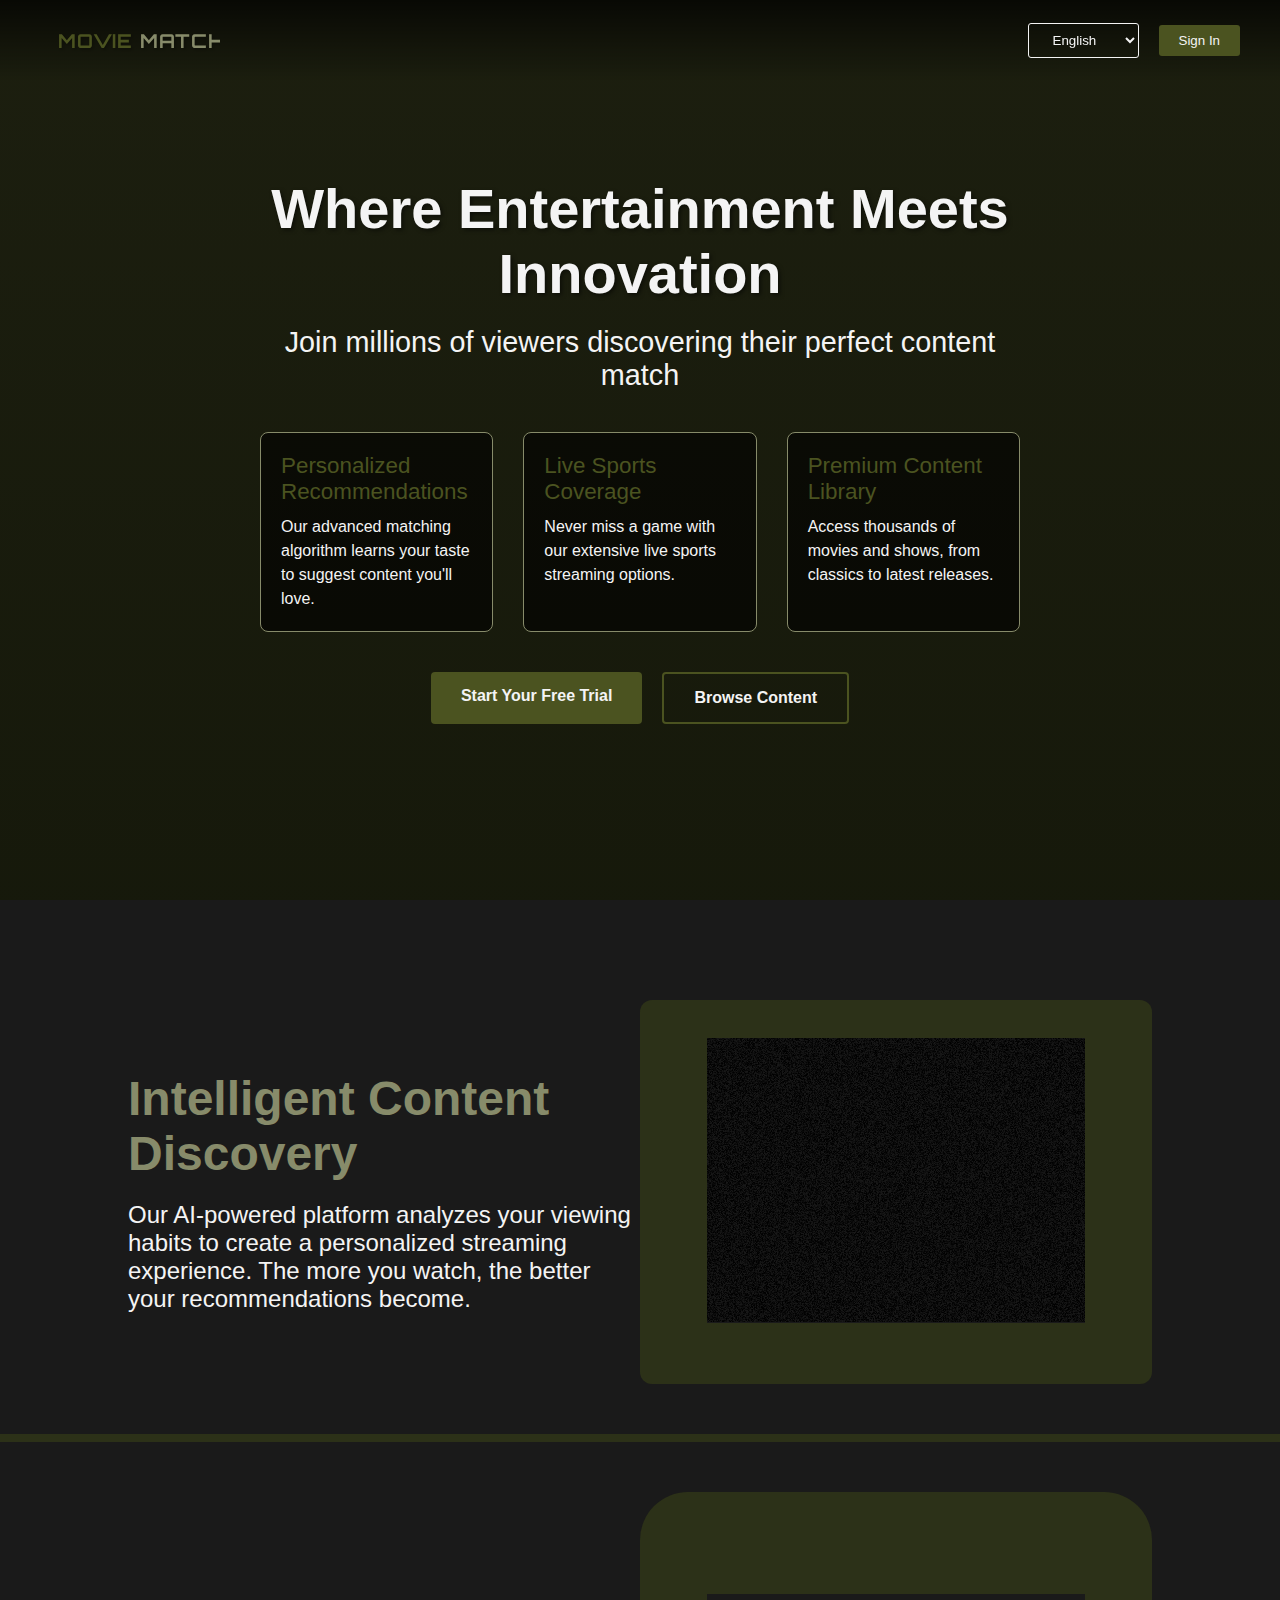
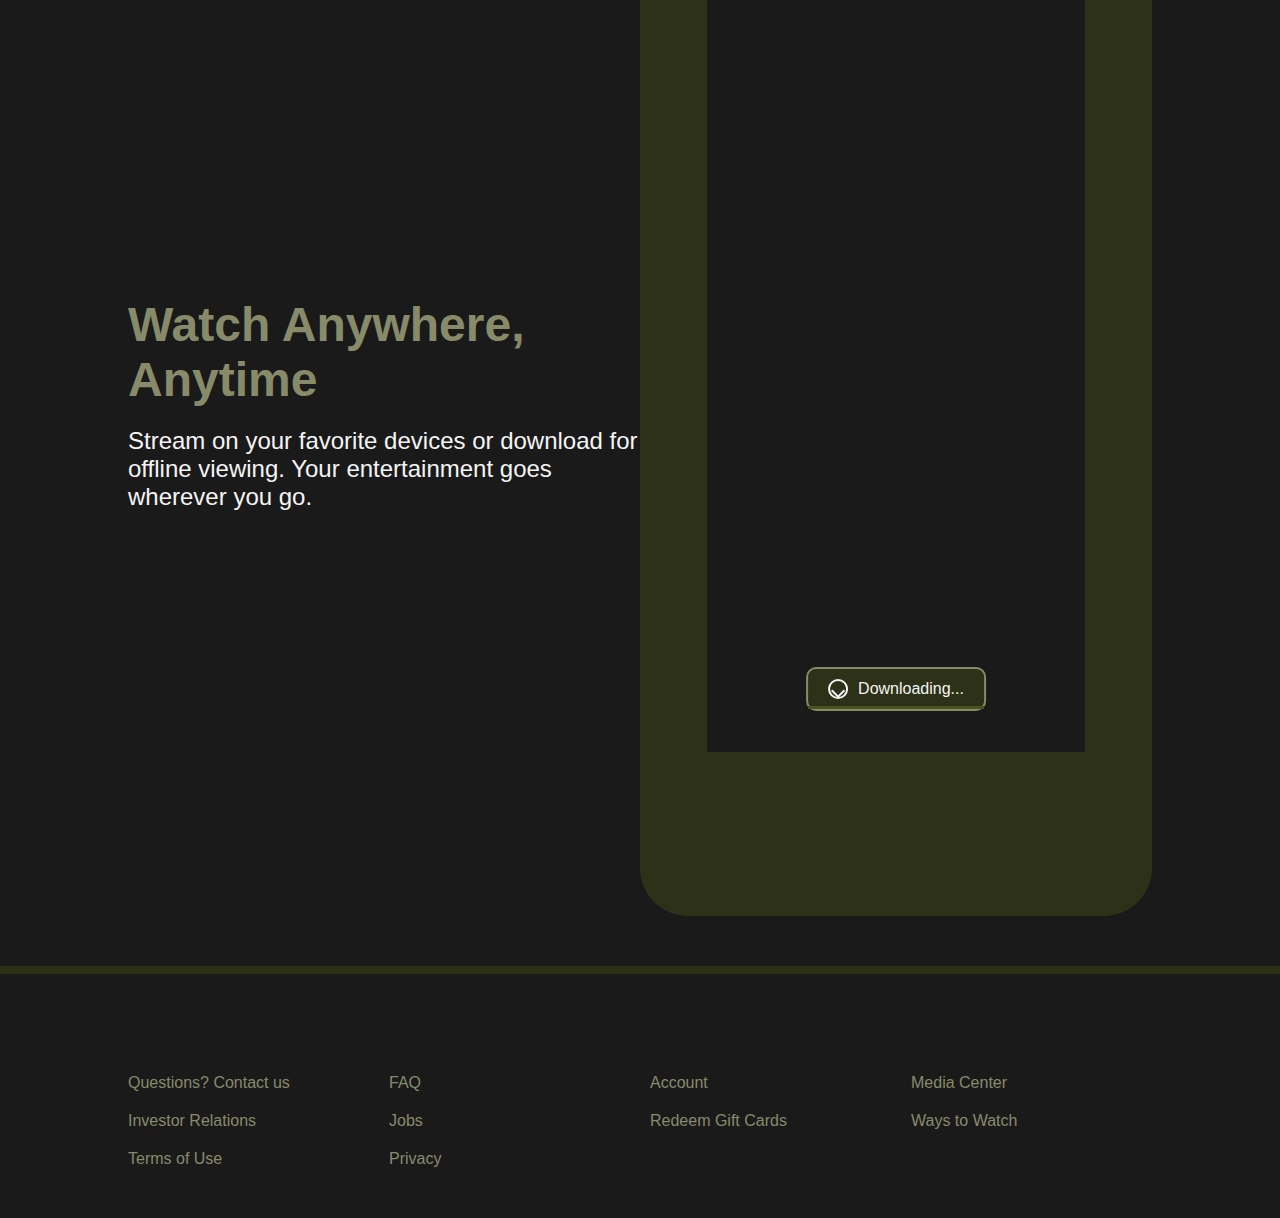
<file: index.html>
<html lang="en">
<head>
  <meta charset="UTF-8">
  <meta name="viewport" content="width=device-width, initial-scale=1.0">
  <title>MovieMatch - Unlimited Movies & Shows</title>
  <link rel="stylesheet" href="styles.css">
</head>
<body>
  <nav>
    <div class="nav-left">
      <svg class="moviematch-logo" viewBox="0 0 200 50">
        <defs>
          <linearGradient id="logoGradient" x1="0%" y1="0%" x2="100%" y2="0%">
            <stop offset="0%" style="stop-color:var(--army-green);stop-opacity:1" />
            <stop offset="100%" style="stop-color:var(--army-light);stop-opacity:1" />
          </linearGradient>
        </defs>
        <text x="10" y="35" class="logo-text">
          <tspan>Movie</tspan>
          <tspan class="logo-highlight">Match</tspan>
        </text>
        <path d="M8 40 L192 40" stroke="url(#logoGradient)" stroke-width="2" />
      </svg>
    </div>
    <div class="nav-right">
      <select class="language-select">
        <option>English</option>
        <option>Español</option>
      </select>
      <a href="login.html"><button class="signin-btn">Sign In</button></a>
    </div>
  </nav>

  <main>
    <div class="hero">
      <div class="hero-content">
        <h1>Where Entertainment Meets Innovation</h1>
        <h2>Join millions of viewers discovering their perfect content match</h2>
        <div class="hero-features">
          <div class="feature-highlight">
            <h3>Personalized Recommendations</h3>
            <p>Our advanced matching algorithm learns your taste to suggest content you'll love.</p>
          </div>
          <div class="feature-highlight">
            <h3>Live Sports Coverage</h3>
            <p>Never miss a game with our extensive live sports streaming options.</p>
          </div>
          <div class="feature-highlight">
            <h3>Premium Content Library</h3>
            <p>Access thousands of movies and shows, from classics to latest releases.</p>
          </div>
        </div>
        <div class="cta-buttons">
          <a href="signup.html" class="cta-primary">Start Your Free Trial</a>
          <a href="movies.html" class="cta-secondary">Browse Content</a>
        </div>
      </div>
    </div>
    
    <div class="features">
      <div class="feature">
        <div class="feature-text">
          <h2>Intelligent Content Discovery</h2>
          <p>Our AI-powered platform analyzes your viewing habits to create a personalized streaming experience. The more you watch, the better your recommendations become.</p>
        </div>
        <div class="feature-media tv-animation">
          <div class="tv-container">
            <svg class="tv-frame" viewBox="0 0 640 480">
              <rect x="0" y="0" width="640" height="480" rx="15"/>
            </svg>
            <div class="tv-screen"></div>
          </div>
        </div>
      </div>

      <div class="feature dark">
        <div class="feature-text">
          <h2>Watch Anywhere, Anytime</h2>
          <p>Stream on your favorite devices or download for offline viewing. Your entertainment goes wherever you go.</p>
        </div>
        <div class="feature-media">
          <div class="download-animation">
            <div class="phone-container">
              <svg class="phone-frame" viewBox="0 0 320 640">
                <rect x="0" y="0" width="320" height="640" rx="30"/>
              </svg>
              <div class="phone-screen"></div>
            </div>
            <div class="download-indicator">
              <div class="download-icon"></div>
              <div class="download-text">Downloading...</div>
              <div class="download-progress"></div>
            </div>
          </div>
        </div>
      </div>
    </div>
  </main>

  <footer>
    <div class="footer-content">
      <div class="footer-links">
        <a href="https://help.moviematch.com">Questions? Contact us</a>
        <a href="https://help.moviematch.com/faq">FAQ</a>
        <a href="https://help.moviematch.com/account">Account</a>
        <a href="https://media.moviematch.com">Media Center</a>
        <a href="https://investors.moviematch.com">Investor Relations</a>
        <a href="https://jobs.moviematch.com">Jobs</a>
        <a href="https://moviematch.com/redeem">Redeem Gift Cards</a>
        <a href="https://moviematch.com/watch">Ways to Watch</a>
        <a href="https://help.moviematch.com/legal/terms">Terms of Use</a>
        <a href="https://help.moviematch.com/legal/privacy">Privacy</a>
      </div>
    </div>
  </footer>

  <script src="app.js"></script>
</body>
</html>
</file>
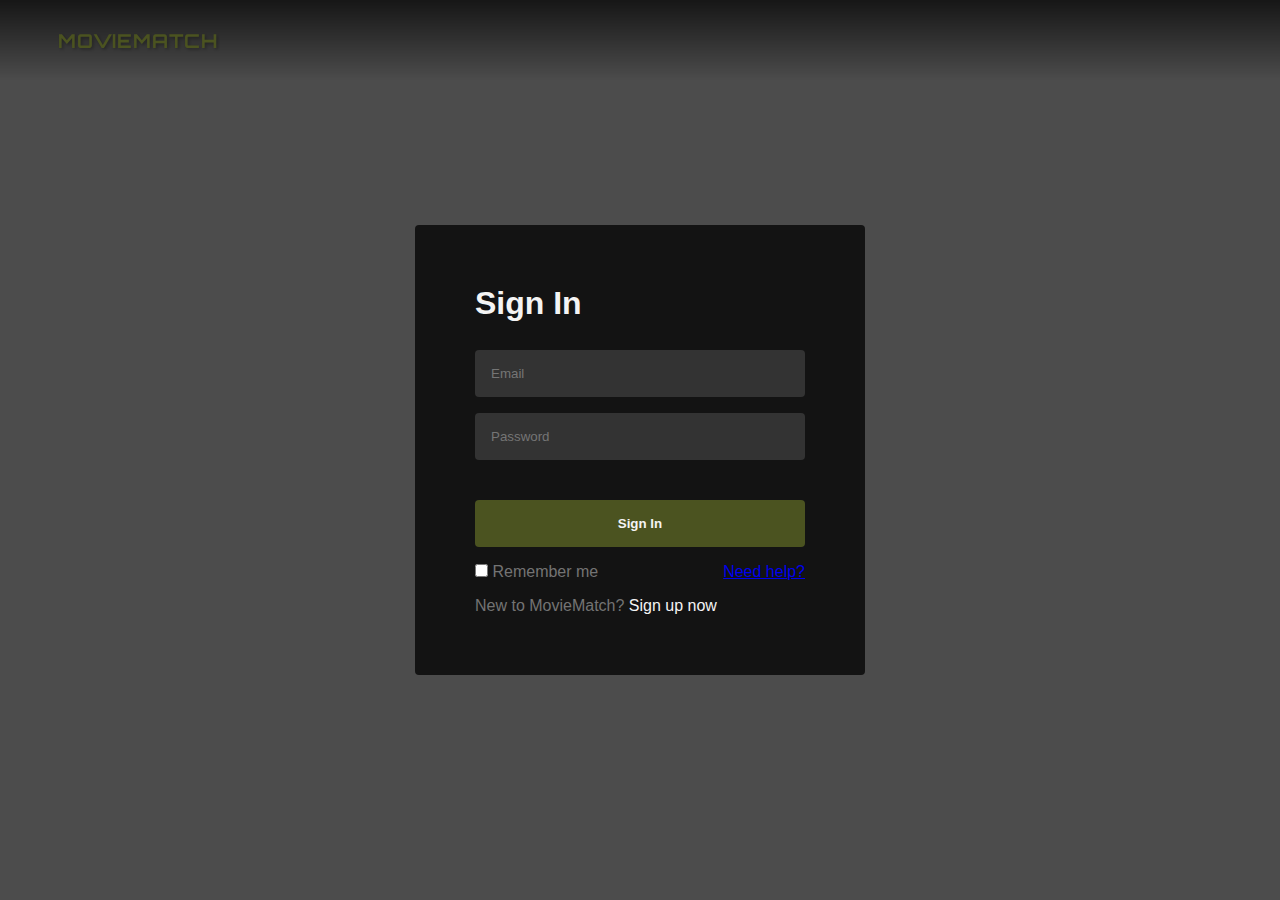
<file: login.html>
<!DOCTYPE html>
<html lang="en">
<head>
  <meta charset="UTF-8">
  <meta name="viewport" content="width=device-width, initial-scale=1.0">
  <title>MovieMatch - Login</title>
  <link rel="stylesheet" href="styles.css">
  <link rel="stylesheet" href="login.css">
</head>
<body class="login-page">
  <nav>
    <div class="nav-left">
      <svg class="moviematch-logo" viewBox="0 0 200 50">
        <text x="10" y="35" class="logo-text">MovieMatch</text>
      </svg>
    </div>
  </nav>

  <main class="login-container">
    <div class="login-box">
      <h1>Sign In</h1>
      <form class="login-form">
        <input type="email" placeholder="Email" required>
        <input type="password" placeholder="Password" required>
        <button type="submit">Sign In</button>
      </form>
      <div class="login-help">
        <label><input type="checkbox"> Remember me</label>
        <a href="https://moviematch.com/forgot-password">Need help?</a>
      </div>
      <div class="signup-now">
        New to MovieMatch? <a href="signup.html">Sign up now</a>
      </div>
    </div>
  </main>
  <script src="login.js"></script>
</body>
</html>
</file>
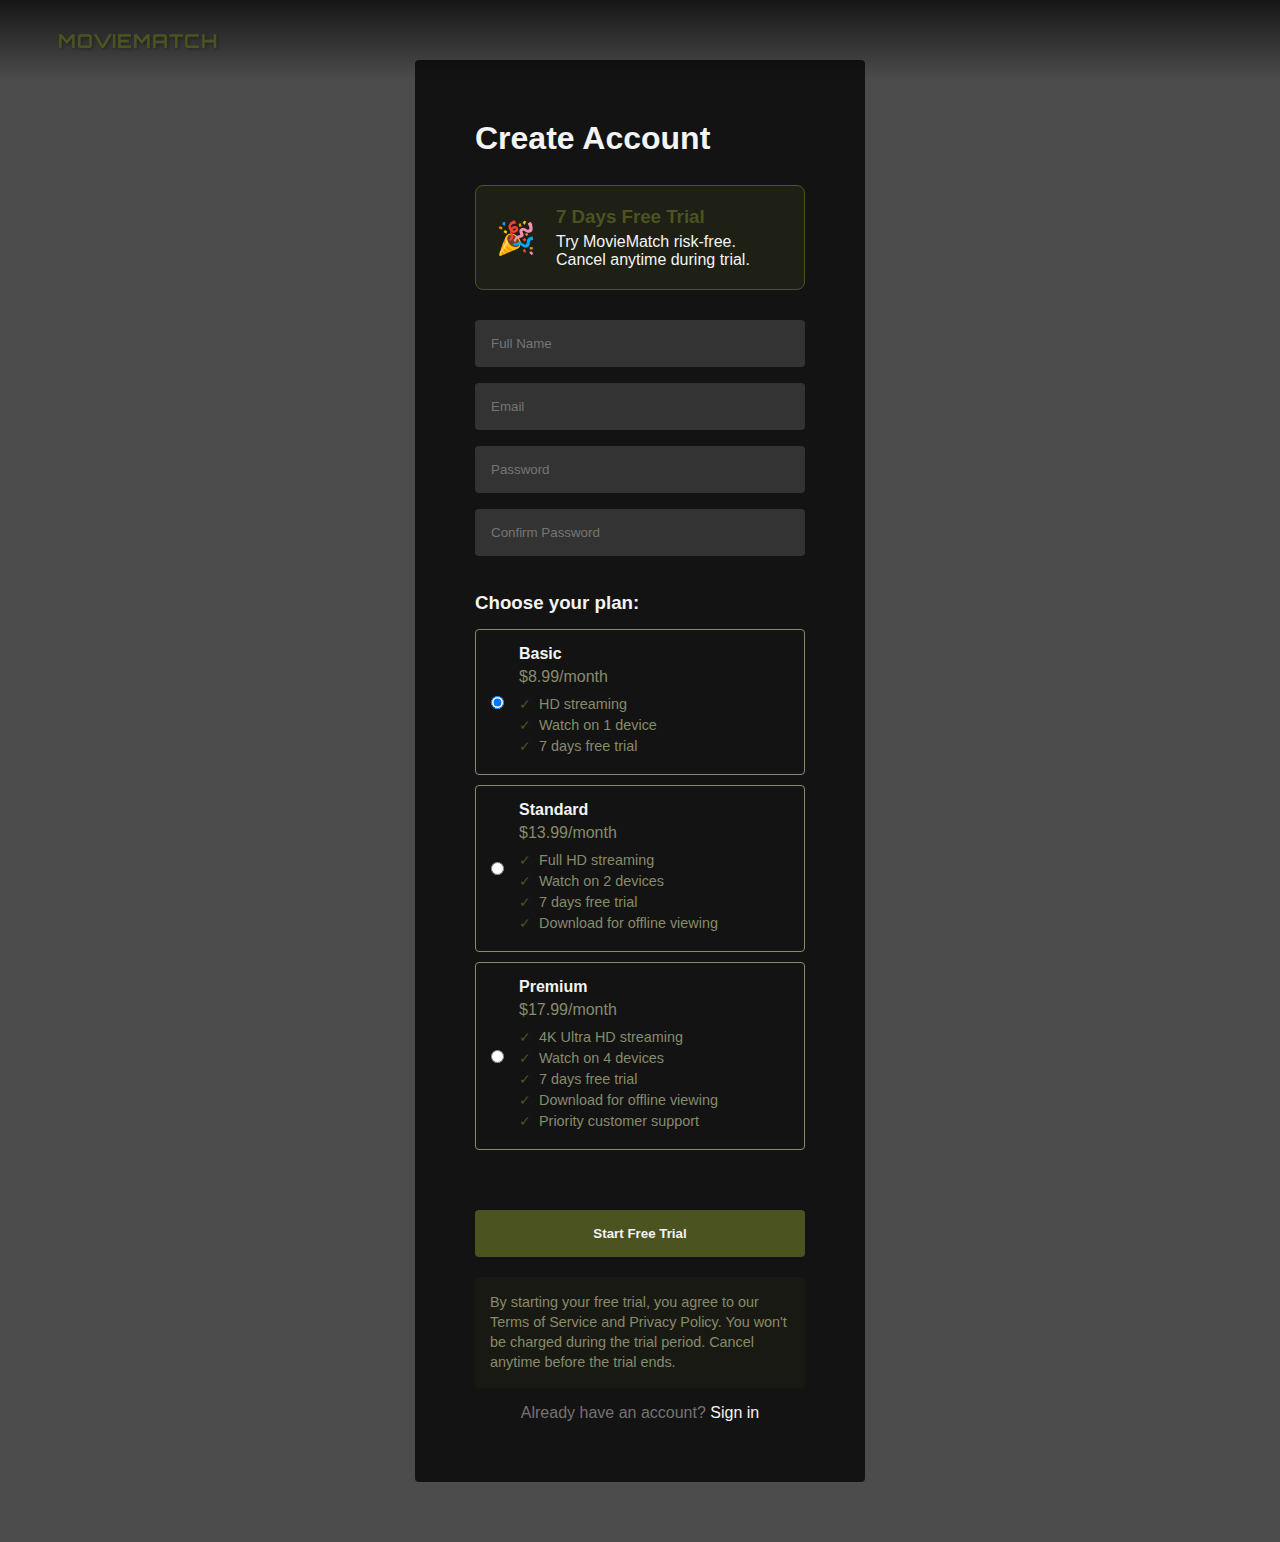
<file: signup.html>
<!DOCTYPE html>
<html lang="en">
<head>
  <meta charset="UTF-8">
  <meta name="viewport" content="width=device-width, initial-scale=1.0">
  <title>MovieMatch - Sign Up</title>
  <link rel="stylesheet" href="styles.css">
  <link rel="stylesheet" href="signup.css">
</head>
<body class="signup-page">
  <nav>
    <div class="nav-left">
      <svg class="moviematch-logo" viewBox="0 0 200 50">
        <text x="10" y="35" class="logo-text">MovieMatch</text>
      </svg>
    </div>
  </nav>

  <main class="signup-container">
    <div class="signup-box">
      <h1>Create Account</h1>
      <div class="trial-banner">
        <div class="trial-icon">🎉</div>
        <div class="trial-text">
          <h3>7 Days Free Trial</h3>
          <p>Try MovieMatch risk-free. Cancel anytime during trial.</p>
        </div>
      </div>
      <form class="signup-form">
        <input type="text" placeholder="Full Name" required>
        <input type="email" placeholder="Email" required>
        <input type="password" placeholder="Password" required>
        <input type="password" placeholder="Confirm Password" required>
        <div class="plan-selection">
          <h3>Choose your plan:</h3>
          <div class="plan-options">
            <label class="plan">
              <input type="radio" name="plan" value="basic" checked>
              <div class="plan-details">
                <h4>Basic</h4>
                <p>$8.99/month</p>
                <ul class="plan-features">
                  <li>HD streaming</li>
                  <li>Watch on 1 device</li>
                  <li>7 days free trial</li>
                </ul>
              </div>
            </label>
            <label class="plan">
              <input type="radio" name="plan" value="standard">
              <div class="plan-details">
                <h4>Standard</h4>
                <p>$13.99/month</p>
                <ul class="plan-features">
                  <li>Full HD streaming</li>
                  <li>Watch on 2 devices</li>
                  <li>7 days free trial</li>
                  <li>Download for offline viewing</li>
                </ul>
              </div>
            </label>
            <label class="plan">
              <input type="radio" name="plan" value="premium">
              <div class="plan-details">
                <h4>Premium</h4>
                <p>$17.99/month</p>
                <ul class="plan-features">
                  <li>4K Ultra HD streaming</li>
                  <li>Watch on 4 devices</li>
                  <li>7 days free trial</li>
                  <li>Download for offline viewing</li>
                  <li>Priority customer support</li>
                </ul>
              </div>
            </label>
          </div>
        </div>
        <button type="submit">Start Free Trial</button>
      </form>
      <div class="trial-terms">
        By starting your free trial, you agree to our Terms of Service and Privacy Policy. 
        You won't be charged during the trial period. Cancel anytime before the trial ends.
      </div>
      <div class="login-link">
        Already have an account? <a href="login.html">Sign in</a>
      </div>
    </div>
  </main>
  <script src="signup.js"></script>
</body>
</html>
</file>
<file: styles.css>
@import url('https://fonts.googleapis.com/css2?family=Orbitron:wght@400;700&display=swap');

:root {
  --army-green: #4b5320;
  --army-light: #878b6a;
  --army-dark: #2c3118;
  --off-white: #f4f4f4;
  --dark-gray: #1a1a1a;
}

* {
  margin: 0;
  padding: 0;
  box-sizing: border-box;
}

body {
  font-family: -apple-system, BlinkMacSystemFont, 'Segoe UI', Roboto, Oxygen, Ubuntu, Cantarell, 'Open Sans', 'Helvetica Neue', sans-serif;
  background-color: var(--dark-gray);
  color: var(--off-white);
}

nav {
  position: fixed;
  top: 0;
  width: 100%;
  padding: 20px 40px;
  display: flex;
  justify-content: space-between;
  align-items: center;
  background: linear-gradient(180deg, rgba(0,0,0,0.7) 0%, rgba(0,0,0,0) 100%);
  z-index: 1000;
}

.netflix-logo {
  width: 150px;
  height: 40px;
  fill: var(--army-green);
}

.nav-right {
  display: flex;
  gap: 20px;
  align-items: center;
}

.language-select {
  padding: 8px 20px;
  background: transparent;
  border: 1px solid var(--off-white);
  color: var(--off-white);
  border-radius: 3px;
}

.signin-btn {
  padding: 8px 20px;
  background-color: var(--army-green);
  color: var(--off-white);
  border: none;
  border-radius: 3px;
  cursor: pointer;
  font-weight: 500;
}

.hero {
  height: 100vh;
  background: linear-gradient(rgba(0, 0, 0, 0.7), rgba(0, 0, 0, 0.7)),
              url('https://assets.nflxext.com/ffe/siteui/vlv3/39f3c979-c105-4948-9c51-611eedf45e49/71ec68fa-1965-4f32-bd83-486428c8f108/US-en-20230612-popsignuptwoweeks-perspective_alpha_website_large.jpg');
  background-size: cover;
  background-position: center;
  display: flex;
  align-items: center;
  justify-content: center;
  text-align: center;
  position: relative;
}

.hero::after {
  content: '';
  position: absolute;
  top: 0;
  left: 0;
  right: 0;
  bottom: 0;
  background: linear-gradient(rgba(75, 83, 32, 0.3), rgba(28, 32, 12, 0.7));
  pointer-events: none;
}

.hero-content {
  max-width: 800px;
  padding: 20px;
  position: relative;
  z-index: 1;
}

.hero h1 {
  font-size: 3.5rem;
  margin-bottom: 20px;
  text-shadow: 2px 2px 4px rgba(0,0,0,0.5);
}

.hero h2 {
  font-size: 1.8rem;
  margin-bottom: 20px;
  font-weight: 400;
}

.hero h3 {
  font-size: 1.2rem;
  margin-bottom: 20px;
  font-weight: 400;
}

.email-signup {
  display: flex;
  gap: 10px;
  justify-content: center;
  margin-top: 20px;
}

.email-signup input {
  padding: 20px;
  width: 400px;
  font-size: 1rem;
  border: 1px solid var(--army-light);
  border-radius: 3px;
  background: rgba(0,0,0,0.7);
  color: var(--off-white);
}

.email-signup button {
  padding: 15px 30px;
  background-color: var(--army-green);
  color: var(--off-white);
  border: none;
  border-radius: 3px;
  font-size: 1.5rem;
  cursor: pointer;
}

.features {
  padding: 50px 0;
}

.feature {
  display: flex;
  align-items: center;
  justify-content: space-between;
  padding: 50px 10%;
  border-bottom: 8px solid var(--army-dark);
}

.feature-text {
  width: 50%;
}

.feature h2 {
  font-size: 3rem;
  margin-bottom: 20px;
  color: var(--army-light);
}

.feature p {
  font-size: 1.5rem;
  color: var(--off-white);
}

.feature-media {
  width: 50%;
  position: relative;
}

.tv-container, .phone-container {
  position: relative;
  width: 100%;
}

.tv-frame, .phone-frame {
  width: 100%;
  height: auto;
  fill: var(--army-dark);
}

.tv-screen, .phone-screen {
  position: absolute;
  top: 10%;
  left: 13%;
  width: 74%;
  height: 74%;
  background: var(--dark-gray);
  overflow: hidden;
}

.download-animation {
  position: relative;
}

.download-indicator {
  position: absolute;
  bottom: 20%;
  left: 50%;
  transform: translateX(-50%);
  background: var(--army-dark);
  padding: 10px 20px;
  border-radius: 10px;
  display: flex;
  align-items: center;
  gap: 10px;
  border: 2px solid var(--army-light);
}

.download-icon {
  width: 20px;
  height: 20px;
  border: 2px solid var(--off-white);
  border-radius: 50%;
  position: relative;
}

.download-icon::after {
  content: '';
  position: absolute;
  top: 50%;
  left: 50%;
  transform: translate(-50%, -50%);
  width: 8px;
  height: 8px;
  border-left: 2px solid var(--off-white);
  border-bottom: 2px solid var(--off-white);
  transform: translate(-50%, -30%) rotate(-45deg);
}

.download-progress {
  height: 3px;
  background: var(--army-green);
  width: 100%;
  position: absolute;
  bottom: 0;
  left: 0;
  animation: downloadProgress 2s infinite;
}

@keyframes downloadProgress {
  0% { width: 0; }
  100% { width: 100%; }
}

.moviematch-logo {
  width: 180px;
  height: 40px;
  display: flex;
  align-items: center;
  justify-content: flex-start;
  position: relative;
}

.logo-text {
  fill: var(--army-green);
  font-family: 'Orbitron', sans-serif;
  font-size: 24px;
  font-weight: bold;
  letter-spacing: 1px;
  text-transform: uppercase;
  filter: drop-shadow(2px 2px 2px rgba(0,0,0,0.3));
}

.logo-text::after {
  content: '';
  position: absolute;
  bottom: -2px;
  left: 0;
  width: 100%;
  height: 2px;
  background: var(--army-green);
  animation: glow 2s infinite;
}

.logo-highlight {
  fill: var(--army-light);
}

@keyframes glow {
  0%, 100% { filter: drop-shadow(0 0 2px var(--army-light)); }
  50% { filter: drop-shadow(0 0 5px var(--army-light)); }
}

footer {
  padding: 50px 10%;
  background: var(--dark-gray);
  color: var(--army-light);
}

.footer-links {
  display: grid;
  grid-template-columns: repeat(4, 1fr);
  gap: 20px;
}

.footer-links a {
  color: var(--army-light);
  text-decoration: none;
}

.footer-links a:hover {
  color: var(--off-white);
  text-decoration: underline;
}

.hero-features {
  display: grid;
  grid-template-columns: repeat(3, 1fr);
  gap: 30px;
  margin: 40px 0;
  text-align: left;
}

.feature-highlight {
  background: rgba(0, 0, 0, 0.6);
  padding: 20px;
  border-radius: 8px;
  border: 1px solid var(--army-light);
}

.feature-highlight h3 {
  color: var(--army-green);
  margin-bottom: 10px;
  font-size: 1.4rem;
}

.feature-highlight p {
  color: var(--off-white);
  font-size: 1rem;
  line-height: 1.5;
}

.cta-buttons {
  display: flex;
  gap: 20px;
  justify-content: center;
  margin-top: 40px;
}

.cta-primary, .cta-secondary {
  padding: 15px 30px;
  border-radius: 4px;
  text-decoration: none;
  font-weight: bold;
  transition: all 0.3s ease;
}

.cta-primary {
  background: var(--army-green);
  color: var(--off-white);
}

.cta-secondary {
  background: transparent;
  color: var(--off-white);
  border: 2px solid var(--army-green);
}

.cta-primary:hover {
  background: var(--army-light);
}

.cta-secondary:hover {
  background: rgba(75, 83, 32, 0.2);
}

@media (max-width: 768px) {
  .hero h1 {
    font-size: 2rem;
  }
  
  .hero h2 {
    font-size: 1.2rem;
  }
  
  .feature {
    flex-direction: column;
    text-align: center;
  }
  
  .feature-text, .feature-media {
    width: 100%;
  }
  
  .footer-links {
    grid-template-columns: repeat(2, 1fr);
  }
  
  .email-signup {
    flex-direction: column;
  }
  
  .email-signup input {
    width: 100%;
  }
  
  .hero-features {
    grid-template-columns: 1fr;
  }
  
  .cta-buttons {
    flex-direction: column;
  }
}
</file>
<file: login.css>
.login-page {
    background: linear-gradient(rgba(0, 0, 0, 0.7), rgba(0, 0, 0, 0.7)),
                url('https://assets.nflxext.com/ffe/siteui/vlv3/39f3c979-c105-4948-9c51-611eedf45e49/71ec68fa-1965-4f32-bd83-486428c8f108/US-en-20230612-popsignuptwoweeks-perspective_alpha_website_large.jpg');
    min-height: 100vh;
  }
  
  .login-container {
    display: flex;
    justify-content: center;
    align-items: center;
    min-height: 100vh;
    padding: 60px 0;
  }
  
  .login-box {
    background: rgba(0, 0, 0, 0.75);
    padding: 60px;
    border-radius: 4px;
    width: 100%;
    max-width: 450px;
  }
  
  .login-box h1 {
    margin-bottom: 28px;
    color: var(--off-white);
  }
  
  .login-form {
    display: flex;
    flex-direction: column;
    gap: 16px;
  }
  
  .login-form input {
    padding: 16px;
    border-radius: 4px;
    border: none;
    background: #333;
    color: var(--off-white);
  }
  
  .login-form button {
    margin-top: 24px;
    padding: 16px;
    border: none;
    border-radius: 4px;
    background: var(--army-green);
    color: var(--off-white);
    font-weight: bold;
    cursor: pointer;
  }
  
  .login-help {
    display: flex;
    justify-content: space-between;
    margin-top: 16px;
    color: #737373;
  }
  
  .signup-now {
    margin-top: 16px;
    color: #737373;
  }
  
  .signup-now a {
    color: var(--off-white);
    text-decoration: none;
  }
</file>
<file: signup.css>
.signup-page {
    background: linear-gradient(rgba(0, 0, 0, 0.7), rgba(0, 0, 0, 0.7)),
                url('https://assets.nflxext.com/ffe/siteui/vlv3/39f3c979-c105-4948-9c51-611eedf45e49/71ec68fa-1965-4f32-bd83-486428c8f108/US-en-20230612-popsignuptwoweeks-perspective_alpha_website_large.jpg');
    min-height: 100vh;
  }
  
  .signup-container {
    display: flex;
    justify-content: center;
    align-items: center;
    min-height: 100vh;
    padding: 60px 0;
  }
  
  .signup-box {
    background: rgba(0, 0, 0, 0.75);
    padding: 60px;
    border-radius: 4px;
    width: 100%;
    max-width: 450px;
  }
  
  .signup-box h1 {
    margin-bottom: 28px;
    color: var(--off-white);
  }
  
  .signup-form {
    display: flex;
    flex-direction: column;
    gap: 16px;
  }
  
  .signup-form input {
    padding: 16px;
    border-radius: 4px;
    border: none;
    background: #333;
    color: var(--off-white);
  }
  
  .plan-selection {
    margin: 20px 0;
  }
  
  .plan-selection h3 {
    color: var(--off-white);
    margin-bottom: 15px;
  }
  
  .plan-options {
    display: flex;
    flex-direction: column;
    gap: 10px;
  }
  
  .plan {
    display: flex;
    align-items: center;
    padding: 15px;
    border: 1px solid var(--army-light);
    border-radius: 4px;
    cursor: pointer;
    transition: background-color 0.3s;
  }
  
  .plan:hover {
    background-color: rgba(75, 83, 32, 0.2);
  }
  
  .plan input[type="radio"] {
    margin-right: 15px;
  }
  
  .plan-details {
    color: var(--off-white);
  }
  
  .plan-details h4 {
    margin-bottom: 5px;
  }
  
  .plan-details p {
    color: var(--army-light);
  }
  
  .trial-banner {
    background: rgba(75, 83, 32, 0.2);
    border: 1px solid var(--army-green);
    border-radius: 8px;
    padding: 20px;
    margin-bottom: 30px;
    display: flex;
    align-items: center;
    gap: 20px;
  }
  
  .trial-icon {
    font-size: 2rem;
  }
  
  .trial-text h3 {
    color: var(--army-green);
    margin-bottom: 5px;
  }
  
  .trial-text p {
    color: var(--off-white);
  }
  
  .plan-features {
    list-style-type: none;
    margin-top: 10px;
    color: var(--army-light);
    font-size: 0.9rem;
  }
  
  .plan-features li {
    margin: 5px 0;
    padding-left: 20px;
    position: relative;
  }
  
  .plan-features li::before {
    content: '✓';
    position: absolute;
    left: 0;
    color: var(--army-green);
  }
  
  .trial-terms {
    margin-top: 20px;
    padding: 15px;
    border-radius: 4px;
    background: rgba(75, 83, 32, 0.1);
    color: var(--army-light);
    font-size: 0.9rem;
    line-height: 1.4;
  }
  
  .signup-form button {
    margin-top: 24px;
    padding: 16px;
    border: none;
    border-radius: 4px;
    background: var(--army-green);
    color: var(--off-white);
    font-weight: bold;
    cursor: pointer;
  }
  
  .signup-form button:hover {
    background: var(--army-light);
  }
  
  .login-link {
    margin-top: 16px;
    color: #737373;
    text-align: center;
  }
  
  .login-link a {
    color: var(--off-white);
    text-decoration: none;
  }
  
  .login-link a:hover {
    text-decoration: underline;
  }
</file>
